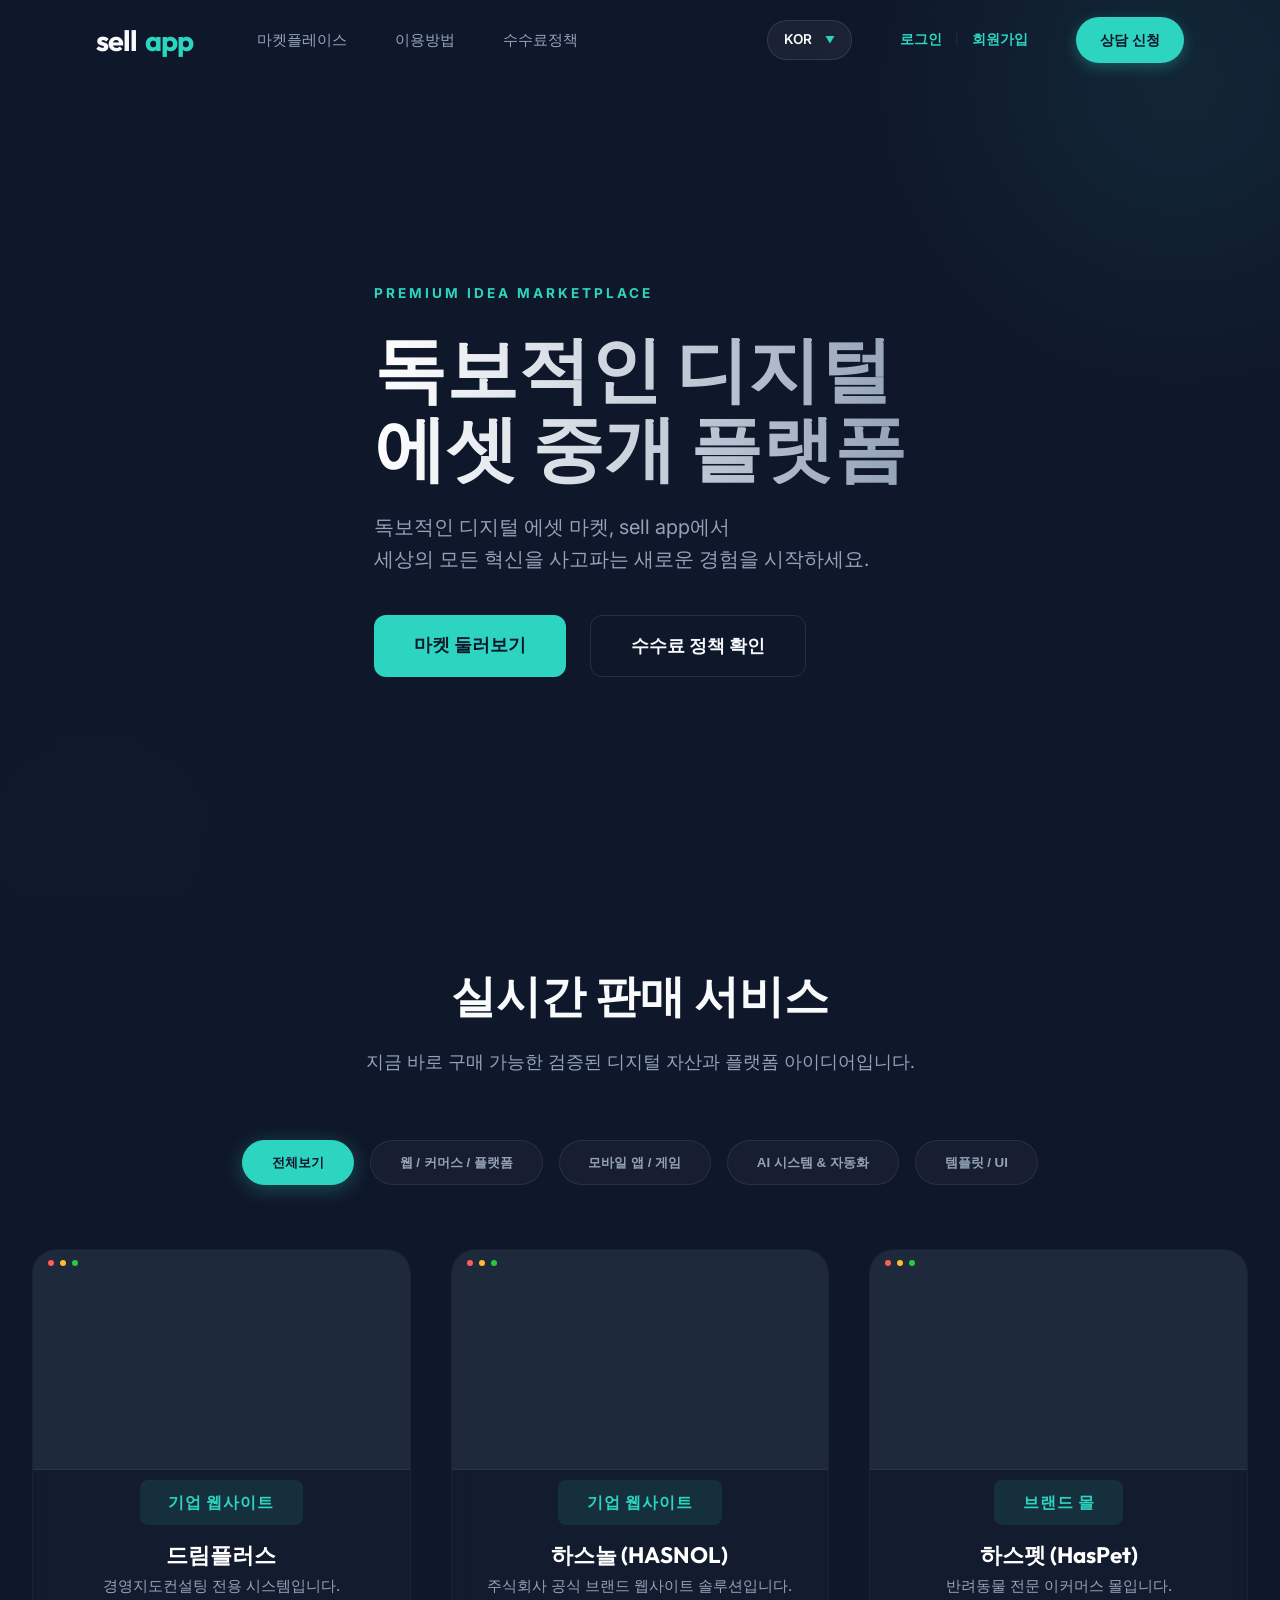
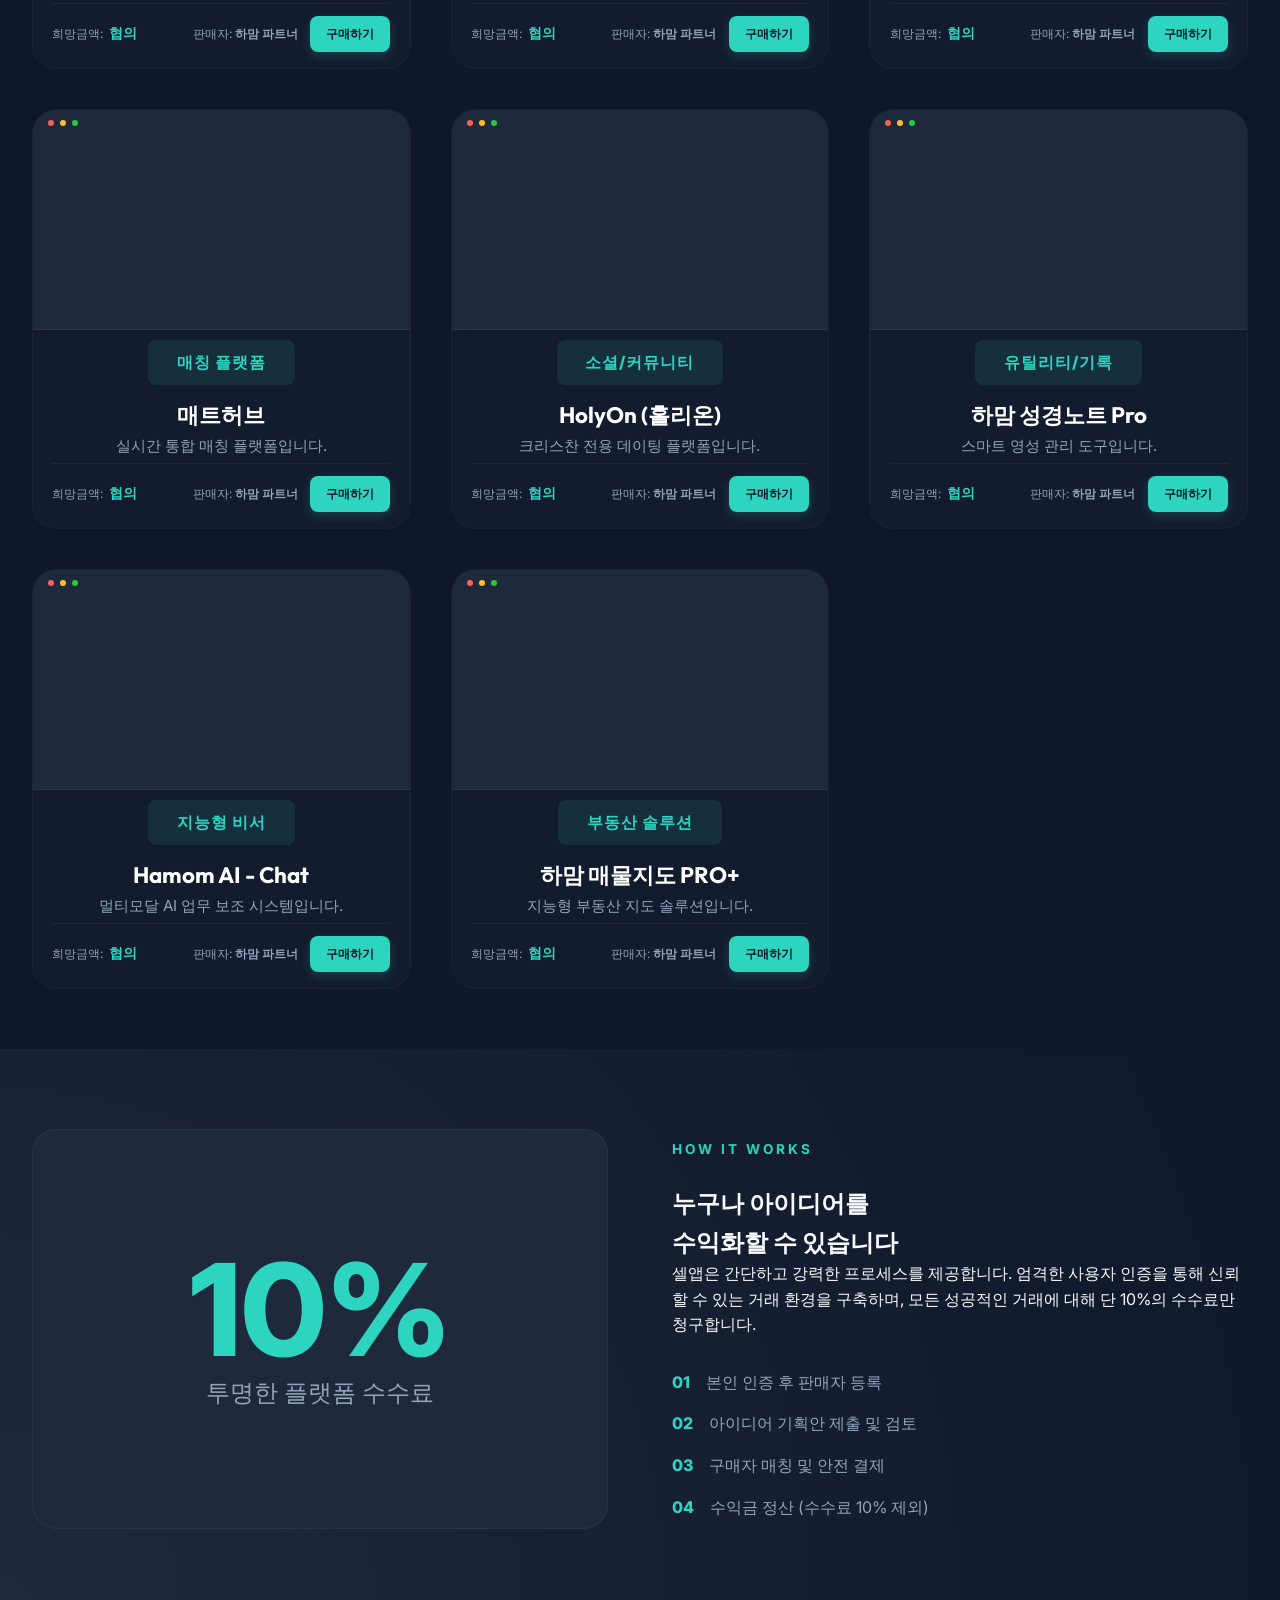
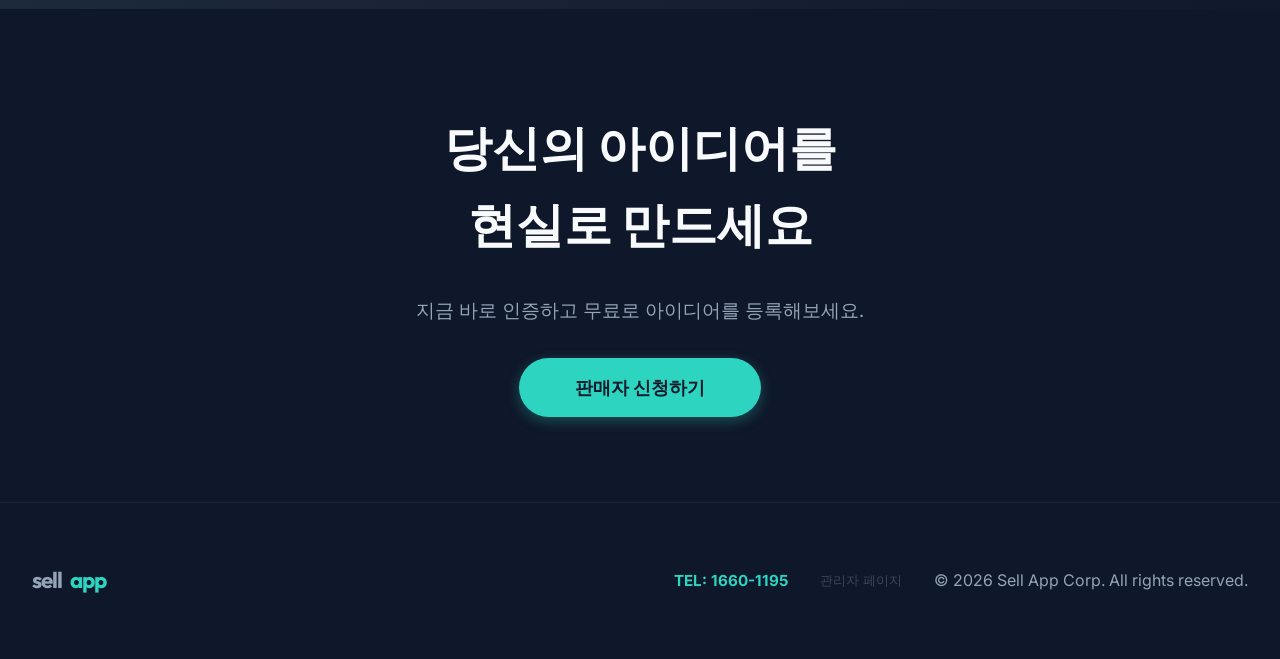
<file: index.html>
<!DOCTYPE html>
<html lang="ko">
<head>
    <meta charset="UTF-8">
    <meta name="viewport" content="width=device-width, initial-scale=1.0">
    <title>Sell App | 아이디어 중개 플랫폼</title>
    <meta name="description" content="세상의 모든 혁신적인 앱과 서비스 아이디어를 사고파는 프리미엄 중개 플랫폼, Sell App">
    <link rel="stylesheet" href="style.css">
</head>
<body>

    <!-- Header Navigation -->
    <header id="header">
        <div class="container-header nav">
            <a href="#" class="brand">sell<span>app</span></a>
            <ul class="nav-links">
                <li><a href="#marketplace" class="nav-item">마켓플레이스</a></li>
                <li><a href="#process" class="nav-item">이용방법</a></li>
                <li><a href="#process" class="nav-item">수수료정책</a></li>
            </ul>
            <div class="nav-actions">
                <div class="lang-selector" id="lang-selector" style="margin-right: 1.5rem;">
                    <span id="current-lang">KOR</span>
                    <i class="arrow-down">▼</i>
                    <div class="lang-dropdown">
                        <div class="lang-opt" onclick="setLang('KOR')">한국어 (KOR)</div>
                        <div class="lang-opt" onclick="setLang('ENG')">English (ENG)</div>
                        <div class="lang-opt" onclick="setLang('CHN')">中国语 (CHN)</div>
                    </div>
                </div>
                <div style="display: flex; align-items: center; gap: 0.8rem; margin-right: 1.5rem;">
                    <a href="javascript:void(0)" onclick="handleAuth('LOGIN')" class="nav-item" style="font-size: 0.85rem; color: var(--accent); font-weight: 700;">로그인</a>
                    <span style="color: rgba(255,255,255,0.1); font-size: 0.7rem;">|</span>
                    <a href="javascript:void(0)" onclick="handleAuth('SIGNUP')" class="nav-item" style="font-size: 0.85rem; color: var(--accent); font-weight: 700;">회원가입</a>
                </div>
                <a href="javascript:void(0)" onclick="sendInquiry('플랫폼 상담','_general')" class="auth-btn">상담 신청</a>
            </div>
        </div>
    </header>

    <section class="hero">
        <div class="video-background">
            <iframe src="https://www.youtube.com/embed/X8zckxoae7w?autoplay=1&mute=1&controls=0&loop=1&playlist=X8zckxoae7w&showinfo=0&rel=0&modestbranding=1&enablejsapi=1" 
                    frameborder="0" allow="autoplay; encrypted-media"></iframe>
        </div>
        <div class="blob blob-1"></div>
        <div class="blob blob-2"></div>
        <div class="container hero-content">
            <span class="hero-tag">PREMIUM IDEA MARKETPLACE</span>
            <h1>독보적인 디지털<br>에셋 중개 플랫폼</h1>
            <p>독보적인 디지털 에셋 마켓, sell app에서<br>세상의 모든 혁신을 사고파는 새로운 경험을 시작하세요.</p>
            <div class="cta-group">
                <a href="#marketplace" class="btn-primary">마켓 둘러보기</a>
                <a href="#process" class="btn-secondary">수수료 정책 확인</a>
            </div>
        </div>
    </section>

    <!-- Marketplace Section -->
    <section id="marketplace" class="marketplace-preview">
        <div class="container">
            <div class="section-title">
                <h2>실시간 판매 서비스</h2>
                <p>지금 바로 구매 가능한 검증된 디지털 자산과 플랫폼 아이디어입니다.</p>
            </div>

            <!-- Category Tabs -->
            <div class="category-tabs">
                <button class="tab-btn active" data-category="all">전체보기</button>
                <button class="tab-btn" data-category="digital">웹 / 커머스 / 플랫폼</button>
                <button class="tab-btn" data-category="app">모바일 앱 / 게임</button>
                <button class="tab-btn" data-category="ai">AI 시스템 & 자동화</button>
                <button class="tab-btn" data-category="template">템플릿 / UI</button>
            </div>

            <div class="idea-grid" id="idea-grid">
                <!-- 1. Digital Production -->
                <div class="idea-card glass" data-category="digital">
                    <div class="card-preview">
                        <iframe src="https://kinpds-max.github.io/dreamplus-consulting/" loading="lazy"></iframe>
                        <div class="preview-overlay" onclick="window.open('https://kinpds-max.github.io/dreamplus-consulting/','_blank')">
                            <div class="preview-btn">미리보기</div>
                        </div>
                    </div>
                    <div class="card-info">
                        <div class="card-header">
                            <span class="card-tag">기업 웹사이트</span>
                        </div>
                        <h3>드림플러스</h3>
                        <p>경영지도컨설팅 전용 시스템입니다.</p>
                        <div class="card-footer">
                            <div class="price-status">희망금액: <strong>협의</strong></div>
                            <div class="seller-info-group">
                                <div class="seller-name">판매자: <strong>하맘 파트너</strong></div>
                                <a href="javascript:void(0)" onclick="sendInquiry('드림플러스', 'https://kinpds-max.github.io/dreamplus-consulting/')" class="btn-execute">구매하기</a>
                            </div>
                        </div>
                    </div>
                </div>

                <div class="idea-card glass" data-category="digital">
                    <div class="card-preview">
                        <iframe src="https://hasnol.kr/" loading="lazy"></iframe>
                        <div class="preview-overlay" onclick="window.open('https://hasnol.kr/','_blank')">
                            <div class="preview-btn">미리보기</div>
                        </div>
                    </div>
                    <div class="card-info">
                        <div class="card-header">
                            <span class="card-tag">기업 웹사이트</span>
                        </div>
                        <h3>하스놀 (HASNOL)</h3>
                        <p>주식회사 공식 브랜드 웹사이트 솔루션입니다.</p>
                        <div class="card-footer">
                            <div class="price-status">희망금액: <strong>협의</strong></div>
                            <div class="seller-info-group">
                                <div class="seller-name">판매자: <strong>하맘 파트너</strong></div>
                                <a href="javascript:void(0)" onclick="sendInquiry('하스놀', 'https://hasnol.kr/')" class="btn-execute">구매하기</a>
                            </div>
                        </div>
                    </div>
                </div>

                <div class="idea-card glass" data-category="digital">
                    <div class="card-preview">
                        <iframe src="http://www.haspet.kr/" loading="lazy"></iframe>
                        <div class="preview-overlay" onclick="window.open('http://www.haspet.kr/','_blank')">
                            <div class="preview-btn">미리보기</div>
                        </div>
                    </div>
                    <div class="card-info">
                        <div class="card-header">
                            <span class="card-tag">브랜드 몰</span>
                        </div>
                        <h3>하스펫 (HasPet)</h3>
                        <p>반려동물 전문 이커머스 몰입니다.</p>
                        <div class="card-footer">
                            <div class="price-status">희망금액: <strong>협의</strong></div>
                            <div class="seller-info-group">
                                <div class="seller-name">판매자: <strong>하맘 파트너</strong></div>
                                <a href="javascript:void(0)" onclick="sendInquiry('하스펫', 'http://www.haspet.kr/')" class="btn-execute">구매하기</a>
                            </div>
                        </div>
                    </div>
                </div>

                <div class="idea-card glass" data-category="digital">
                    <div class="card-preview">
                        <iframe src="https://mathub.kr/" loading="lazy"></iframe>
                        <div class="preview-overlay" onclick="window.open('https://mathub.kr/','_blank')">
                            <div class="preview-btn">미리보기</div>
                        </div>
                    </div>
                    <div class="card-info">
                        <div class="card-header">
                            <span class="card-tag">매칭 플랫폼</span>
                        </div>
                        <h3>매트허브</h3>
                        <p>실시간 통합 매칭 플랫폼입니다.</p>
                        <div class="card-footer">
                            <div class="price-status">희망금액: <strong>협의</strong></div>
                            <div class="seller-info-group">
                                <div class="seller-name">판매자: <strong>하맘 파트너</strong></div>
                                <a href="javascript:void(0)" onclick="sendInquiry('매트허브', 'https://mathub.kr/')" class="btn-execute">구매하기</a>
                            </div>
                        </div>
                    </div>
                </div>

                <!-- 2. App & Game -->
                <div class="idea-card glass" data-category="app">
                    <div class="card-preview">
                        <iframe src="https://kinpds-max.github.io/holyon/app.html" loading="lazy"></iframe>
                        <div class="preview-overlay" onclick="window.open('https://kinpds-max.github.io/holyon/app.html','_blank')">
                            <div class="preview-btn">미리보기</div>
                        </div>
                    </div>
                    <div class="card-info">
                        <div class="card-header">
                            <span class="card-tag">소셜/커뮤니티</span>
                        </div>
                        <h3>HolyOn (홀리온)</h3>
                        <p>크리스찬 전용 데이팅 플랫폼입니다.</p>
                        <div class="card-footer">
                            <div class="price-status">희망금액: <strong>협의</strong></div>
                            <div class="seller-info-group">
                                <div class="seller-name">판매자: <strong>하맘 파트너</strong></div>
                                <a href="javascript:void(0)" onclick="sendInquiry('홀리온', 'https://kinpds-max.github.io/holyon/app.html')" class="btn-execute">구매하기</a>
                            </div>
                        </div>
                    </div>
                </div>

                <div class="idea-card glass" data-category="app">
                    <div class="card-preview">
                        <iframe src="https://kinpds-max.github.io/hamom-bible-note/" loading="lazy"></iframe>
                        <div class="preview-overlay" onclick="window.open('https://kinpds-max.github.io/hamom-bible-note/','_blank')">
                            <div class="preview-btn">미리보기</div>
                        </div>
                    </div>
                    <div class="card-info">
                        <div class="card-header">
                            <span class="card-tag">유틸리티/기록</span>
                        </div>
                        <h3>하맘 성경노트 Pro</h3>
                        <p>스마트 영성 관리 도구입니다.</p>
                        <div class="card-footer">
                            <div class="price-status">희망금액: <strong>협의</strong></div>
                            <div class="seller-info-group">
                                <div class="seller-name">판매자: <strong>하맘 파트너</strong></div>
                                <a href="javascript:void(0)" onclick="sendInquiry('하맘 성경노트', 'https://kinpds-max.github.io/hamom-bible-note/')" class="btn-execute">구매하기</a>
                            </div>
                        </div>
                    </div>
                </div>

                <!-- 3. AI & Automation -->
                <div class="idea-card glass" data-category="ai">
                    <div class="card-preview">
                        <iframe src="https://smartkim82.github.io/hamomai/" loading="lazy"></iframe>
                        <div class="preview-overlay" onclick="window.open('https://smartkim82.github.io/hamomai/','_blank')">
                            <div class="preview-btn">미리보기</div>
                        </div>
                    </div>
                    <div class="card-info">
                        <div class="card-header">
                            <span class="card-tag">지능형 비서</span>
                        </div>
                        <h3>Hamom AI - Chat</h3>
                        <p>멀티모달 AI 업무 보조 시스템입니다.</p>
                        <div class="card-footer">
                            <div class="price-status">희망금액: <strong>협의</strong></div>
                            <div class="seller-info-group">
                                <div class="seller-name">판매자: <strong>하맘 파트너</strong></div>
                                <a href="javascript:void(0)" onclick="sendInquiry('하맘 AI 챗', 'https://smartkim82.github.io/hamomai/')" class="btn-execute">구매하기</a>
                            </div>
                        </div>
                    </div>
                </div>

                <div class="idea-card glass" data-category="ai">
                    <div class="card-preview">
                        <iframe src="https://smartkim82.github.io/hamommap/" loading="lazy"></iframe>
                        <div class="preview-overlay" onclick="window.open('https://smartkim82.github.io/hamommap/','_blank')">
                            <div class="preview-btn">미리보기</div>
                        </div>
                    </div>
                    <div class="card-info">
                        <div class="card-header">
                            <span class="card-tag">부동산 솔루션</span>
                        </div>
                        <h3>하맘 매물지도 PRO+</h3>
                        <p>지능형 부동산 지도 솔루션입니다.</p>
                        <div class="card-footer">
                            <div class="price-status">희망금액: <strong>협의</strong></div>
                            <div class="seller-info-group">
                                <div class="seller-name">판매자: <strong>하맘 파트너</strong></div>
                                <a href="javascript:void(0)" onclick="sendInquiry('하맘 매물지도', 'https://smartkim82.github.io/hamommap/')" class="btn-execute">구매하기</a>
                            </div>
                        </div>
                    </div>
                </div>
            </div>
        </div>
    </section>

    <!-- Process & Commission Section -->
    <section id="process" class="info-section">
        <div class="container">
            <div class="info-grid">
                <div class="info-visual glass">
                    <div class="commission-box">
                        <div class="large-num">10%</div>
                        <p>투명한 플랫폼 수수료</p>
                    </div>
                </div>
                <div class="info-text">
                    <span class="hero-tag">HOW IT WORKS</span>
                    <h2>누구나 아이디어를<br>수익화할 수 있습니다</h2>
                    <p>셀앱은 간단하고 강력한 프로세스를 제공합니다. 엄격한 사용자 인증을 통해 신뢰할 수 있는 거래 환경을 구축하며, 모든 성공적인 거래에 대해 단 10%의 수수료만 청구합니다.</p>
                    <ul style="margin-top: 2rem; color: var(--text-dim); display: flex; flex-direction: column; gap: 1rem;">
                        <li style="display: flex; gap: 1rem; align-items: center;">
                            <span style="color: var(--accent); font-weight: 800;">01</span> 본인 인증 후 판매자 등록
                        </li>
                        <li style="display: flex; gap: 1rem; align-items: center;">
                            <span style="color: var(--accent); font-weight: 800;">02</span> 아이디어 기획안 제출 및 검토
                        </li>
                        <li style="display: flex; gap: 1rem; align-items: center;">
                            <span style="color: var(--accent); font-weight: 800;">03</span> 구매자 매칭 및 안전 결제
                        </li>
                        <li style="display: flex; gap: 1rem; align-items: center;">
                            <span style="color: var(--accent); font-weight: 800;">04</span> 수익금 정산 (수수료 10% 제외)
                        </li>
                    </ul>
                </div>
            </div>
        </div>
    </section>

    <!-- Call to Action -->
    <section id="register" style="padding: 100px 0; text-align: center;">
        <div class="container">
            <h2 style="font-size: 3rem; margin-bottom: 2rem;">당신의 아이디어를<br>현실로 만드세요</h2>
            <p style="color: var(--text-dim); font-size: 1.2rem; margin-bottom: 3rem;">지금 바로 인증하고 무료로 아이디어를 등록해보세요.</p>
            <a href="#" class="auth-btn" style="padding: 1.2rem 3.5rem; font-size: 1.1rem;">판매자 신청하기</a>
        </div>
    </section>

    <footer style="padding: 60px 0; border-top: 1px solid rgba(255,255,255,0.05); color: var(--text-dim);">
        <div class="container" style="display: flex; justify-content: space-between; align-items: center;">
            <div class="brand" style="font-size: 1.4rem;">sell<span>app</span></div>
            <div style="display: flex; gap: 2rem; align-items: center;">
                <span style="font-size: 0.95rem; font-weight: 700; color: var(--accent); white-space: nowrap;">TEL: 1660-1195</span>
                <a href="admin.html" style="font-size: 0.8rem; color: rgba(255,255,255,0.2);">관리자 페이지</a>
                <p>&copy; 2026 Sell App Corp. All rights reserved.</p>
            </div>
        </div>
    </footer>

    <script src="main.js"></script>
</body>
</html>
</file>
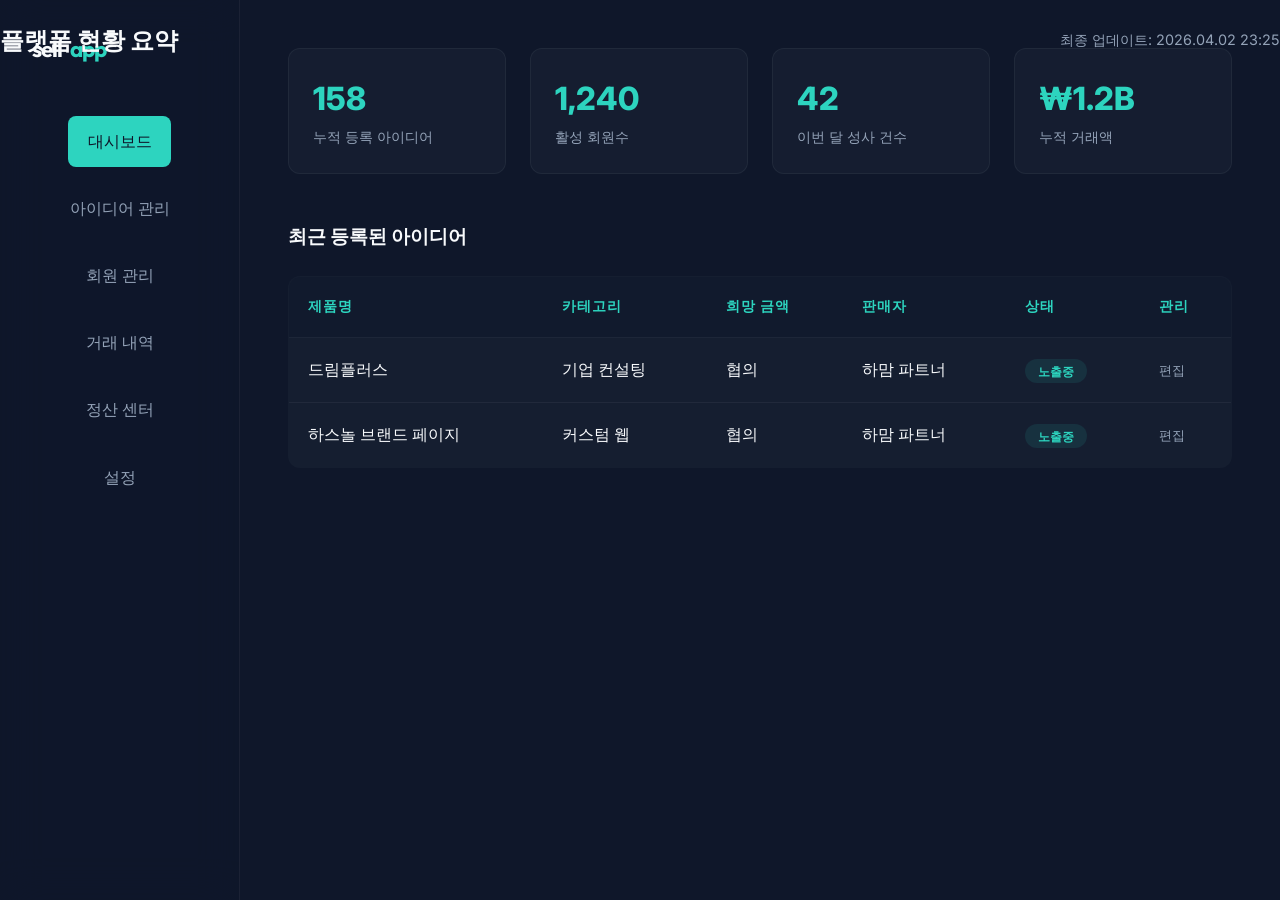
<file: admin.html>
<!DOCTYPE html>
<html lang="ko">
<head>
    <meta charset="UTF-8">
    <meta name="viewport" content="width=device-width, initial-scale=1.0">
    <title>관리자 대시보드 | Cell App</title>
    <link rel="stylesheet" href="style.css">
    <style>
        .admin-layout {
            display: grid;
            grid-template-columns: 240px 1fr;
            min-height: 100vh;
        }
        .sidebar {
            background: rgba(15, 23, 42, 0.5);
            border-right: 1px solid rgba(255, 255, 255, 0.05);
            padding: 2rem;
            backdrop-filter: blur(20px);
        }
        .admin-content {
            padding: 3rem;
        }
        .sidebar-menu {
            margin-top: 3rem;
            display: flex;
            flex-direction: column;
            gap: 1rem;
        }
        .menu-item {
            padding: 0.8rem 1.2rem;
            border-radius: 8px;
            color: var(--text-dim);
            font-weight: 500;
            transition: var(--transition);
        }
        .menu-item.active {
            background: var(--accent);
            color: var(--primary);
        }
        .menu-item:hover:not(.active) {
            background: rgba(45, 212, 191, 0.1);
            color: var(--accent);
        }
        .stat-grid {
            display: grid;
            grid-template-columns: repeat(4, 1fr);
            gap: 1.5rem;
            margin-bottom: 3rem;
        }
        .stat-card {
            padding: 1.5rem;
            background: rgba(30, 41, 59, 0.4);
            border: 1px solid rgba(255, 255, 255, 0.05);
            border-radius: 12px;
        }
        .stat-num {
            font-size: 2rem;
            font-weight: 800;
            color: var(--accent);
            margin-bottom: 0.2rem;
        }
        .stat-label {
            font-size: 0.85rem;
            color: var(--text-dim);
        }
        table {
            width: 100%;
            border-collapse: collapse;
            background: rgba(30, 41, 59, 0.4);
            border-radius: 12px;
            overflow: hidden;
            border: 1px solid rgba(255, 255, 255, 0.05);
        }
        th, td {
            padding: 1.2rem;
            text-align: left;
            border-bottom: 1px solid rgba(255, 255, 255, 0.05);
        }
        th {
            background: rgba(15, 23, 42, 0.5);
            color: var(--accent);
            font-size: 0.85rem;
            text-transform: uppercase;
            letter-spacing: 1px;
        }
        .status-pill {
            padding: 0.3rem 0.8rem;
            border-radius: 20px;
            font-size: 0.75rem;
            font-weight: 600;
        }
        .status-active { background: rgba(45, 212, 191, 0.1); color: var(--accent); }
    </style>
</head>
<body style="background: var(--primary);">

    <div class="admin-layout">
        <aside class="sidebar">
            <a href="index.html" class="brand" style="font-size: 1.4rem;">sell<span>app</span></a>
            <nav class="sidebar-menu">
                <a href="#" class="menu-item active">대시보드</a>
                <a href="#" class="menu-item">아이디어 관리</a>
                <a href="#" class="menu-item">회원 관리</a>
                <a href="#" class="menu-item">거래 내역</a>
                <a href="#" class="menu-item">정산 센터</a>
                <a href="#" class="menu-item">설정</a>
            </nav>
        </aside>

        <main class="admin-content">
            <header style="display: flex; justify-content: space-between; align-items: center; margin-bottom: 3rem;">
                <h2>플랫폼 현황 요약</h2>
                <div style="color: var(--text-dim); font-size: 0.9rem;">최종 업데이트: 2026.04.02 23:25</div>
            </header>

            <div class="stat-grid">
                <div class="stat-card">
                    <div class="stat-num">158</div>
                    <div class="stat-label">누적 등록 아이디어</div>
                </div>
                <div class="stat-card">
                    <div class="stat-num">1,240</div>
                    <div class="stat-label">활성 회원수</div>
                </div>
                <div class="stat-card">
                    <div class="stat-num">42</div>
                    <div class="stat-label">이번 달 성사 건수</div>
                </div>
                <div class="stat-card">
                    <div class="stat-num">₩1.2B</div>
                    <div class="stat-label">누적 거래액</div>
                </div>
            </div>

            <h3>최근 등록된 아이디어</h3>
            <table style="margin-top: 1.5rem;">
                <thead>
                    <tr>
                        <th>제품명</th>
                        <th>카테고리</th>
                        <th>희망 금액</th>
                        <th>판매자</th>
                        <th>상태</th>
                        <th>관리</th>
                    </tr>
                </thead>
                <tbody>
                    <tr>
                        <td>드림플러스</td>
                        <td>기업 컨설팅</td>
                        <td>협의</td>
                        <td>하맘 파트너</td>
                        <td><span class="status-pill status-active">노출중</span></td>
                        <td><button style="background:none; border:none; color:var(--text-dim); cursor:pointer;">편집</button></td>
                    </tr>
                    <tr>
                        <td>하스놀 브랜드 페이지</td>
                        <td>커스텀 웹</td>
                        <td>협의</td>
                        <td>하맘 파트너</td>
                        <td><span class="status-pill status-active">노출중</span></td>
                        <td><button style="background:none; border:none; color:var(--text-dim); cursor:pointer;">편집</button></td>
                    </tr>
                </tbody>
            </table>
        </main>
    </div>

</body>
</html>
</file>
<file: style.css>
@import url('https://fonts.googleapis.com/css2?family=Outfit:wght@300;400;600;700;800&family=Inter:wght@300;400;500;600;700&display=swap');

:root {
  /* Color Palette - Premium Navy & Cyan */
  --primary: #0F172A; /* Slate 900 */
  --primary-light: #1E293B; /* Slate 800 */
  --accent: #2DD4BF; /* Teal 400 */
  --accent-glow: rgba(45, 212, 191, 0.3);
  --text-main: #F8FAFC; /* Slate 50 */
  --text-dim: #94A3B8; /* Slate 400 */
  --bg-gradient: radial-gradient(circle at top right, #1E293B, #0F172A);
  
  /* Layout */
  --container-width: 1400px;
  --container-header: 95%; 
  --header-height: 80px;
  --radius-lg: 24px;
  --radius-md: 12px;
  --radius-sm: 8px;
  
  /* Transitions */
  --transition: all 0.4s cubic-bezier(0.16, 1, 0.3, 1);
}

/* Reset & Base */
* {
  margin: 0;
  padding: 0;
  box-sizing: border-box;
}

body {
  font-family: 'Inter', sans-serif;
  background: var(--primary);
  background-attachment: fixed;
  color: var(--text-main);
  line-height: 1.6;
  overflow-x: hidden;
}

h1, h2, h3, .brand {
  font-family: 'Outfit', sans-serif;
  font-weight: 700;
}

a {
  text-decoration: none;
  color: inherit;
  transition: var(--transition);
}

ul {
  list-style: none;
}

/* Glassmorphism utility */
.glass {
  background: rgba(30, 41, 59, 0.7);
  backdrop-filter: blur(12px);
  -webkit-backdrop-filter: blur(12px);
  border: 1px solid rgba(255, 255, 255, 0.05);
}

/* Layout Wrapper */
.container {
  max-width: var(--container-width);
  margin: 0 auto;
  padding: 0 2rem;
}

.container-header {
  max-width: var(--container-header);
  margin: 0 auto;
  padding: 0 4rem;
  display: flex;
  justify-content: space-between;
  align-items: center;
  width: 100%;
}

/* Nav Bar */
header {
  position: fixed;
  top: 0;
  left: 0;
  width: 100%;
  height: var(--header-height);
  display: flex;
  align-items: center;
  z-index: 1000;
  transition: var(--transition);
}

header.scrolled {
  background: rgba(15, 23, 42, 0.9);
  height: 70px;
  box-shadow: 0 10px 30px -10px rgba(0, 0, 0, 0.5);
}

nav {
  display: flex;
  justify-content: space-between;
  align-items: center;
  width: 100%;
}

.brand {
  font-size: 1.8rem;
  letter-spacing: -1px;
  display: flex;
  align-items: center;
  gap: 0.5rem;
}

.brand span {
  color: var(--accent);
}

.nav-links {
  display: flex;
  gap: 3rem; /* Adjusted for better fit */
  align-items: center;
  margin-right: auto;
  margin-left: 4rem;
  white-space: nowrap; /* Strictly single line */
}

.nav-actions {
  display: flex;
  align-items: center;
  gap: 1.5rem;
}

/* Language Selector */
.lang-selector {
  position: relative;
  cursor: pointer;
  padding: 0.5rem 1rem;
  background: rgba(255, 255, 255, 0.05);
  border: 1px solid rgba(255, 255, 255, 0.1);
  border-radius: 30px;
  font-size: 0.85rem;
  font-weight: 600;
  display: flex;
  align-items: center;
  gap: 0.5rem;
  transition: var(--transition);
}

.lang-selector:hover {
  background: rgba(255, 255, 255, 0.1);
}

.lang-selector i {
  font-size: 0.6rem;
  transition: transform 0.3s ease;
}

.lang-dropdown {
  position: absolute;
  top: 120%;
  right: 0;
  background: var(--primary-light);
  border: 1px solid rgba(255, 255, 255, 0.1);
  border-radius: 12px;
  padding: 0.5rem;
  width: 120px;
  display: none;
  flex-direction: column;
  box-shadow: 0 10px 30px rgba(0,0,0,0.5);
  z-index: 100;
}

.lang-selector.active .lang-dropdown {
  display: flex;
}

.lang-opt {
  padding: 0.6rem 1rem;
  font-size: 0.85rem;
  color: var(--text-dim);
  border-radius: 8px;
  transition: var(--transition);
}

.lang-opt:hover {
  background: rgba(255, 255, 255, 0.05);
  color: var(--text-main);
}

.arrow-down {
  font-size: 0.6rem;
  margin-left: 5px;
  color: var(--accent);
  font-style: normal;
}

.nav-item {
  font-weight: 500;
  font-size: 0.95rem;
  color: var(--text-dim);
}

.nav-item:hover, .nav-item.active {
  color: var(--text-main);
}

.auth-btn {
  background: var(--accent);
  color: var(--primary);
  padding: 0.7rem 1.5rem;
  border-radius: 30px;
  font-weight: 600;
  font-size: 0.9rem;
  box-shadow: 0 4px 14px 0 var(--accent-glow);
}

.auth-btn:hover {
  transform: translateY(-2px);
  box-shadow: 0 6px 20px 0 var(--accent-glow);
}

/* Hero Section */
.hero {
  padding: 160px 0 100px;
  min-height: 100vh;
  display: flex;
  align-items: center;
  position: relative;
  overflow: hidden;
}

.hero::after {
  content: '';
  position: absolute;
  top: 0; left: 0; width: 100%; height: 100%;
  background: linear-gradient(to bottom, rgba(15, 23, 42, 0.6), rgba(15, 23, 42, 0.9));
  z-index: 1;
}

.video-background {
  position: absolute;
  top: 0;
  left: 0;
  width: 100%;
  height: 100%;
  z-index: 0;
  pointer-events: none;
}

.video-background iframe {
  width: 100vw;
  height: 56.25vw; /* 16:9 Aspect Ratio */
  min-height: 100vh;
  min-width: 177.77vh; /* 16:9 Aspect Ratio */
  position: absolute;
  top: 50%;
  left: 50%;
  transform: translate(-50%, -50%);
}

.hero-content {
  max-width: 700px;
  position: relative;
  z-index: 2;
}

.hero-tag {
  color: var(--accent);
  text-transform: uppercase;
  font-size: 0.85rem;
  letter-spacing: 3px;
  font-weight: 700;
  margin-bottom: 1.5rem;
  display: block;
}

.hero h1 {
  font-size: 4.5rem;
  line-height: 1.1;
  margin-bottom: 1.5rem;
  background: linear-gradient(to right, #fff, var(--text-dim));
  -webkit-background-clip: text;
  background-clip: text;
  -webkit-text-fill-color: transparent;
}

.hero p {
  font-size: 1.25rem;
  color: var(--text-dim);
  margin-bottom: 2.5rem;
  max-width: 600px;
}

.cta-group {
  display: flex;
  gap: 1.5rem;
}

.btn-primary {
  background: var(--accent);
  color: var(--primary);
  padding: 1rem 2.5rem;
  border-radius: var(--radius-md);
  font-weight: 700;
  font-size: 1.1rem;
}

.btn-secondary {
  border: 1px solid rgba(255, 255, 255, 0.1);
  padding: 1rem 2.5rem;
  border-radius: var(--radius-md);
  font-weight: 600;
  font-size: 1.1rem;
}

.btn-secondary:hover {
  background: rgba(255, 255, 255, 0.05);
}

/* Background elements */
.blob {
  position: absolute;
  width: 600px;
  height: 600px;
  background: radial-gradient(circle, var(--accent-glow) 0%, transparent 70%);
  filter: blur(80px);
  z-index: 1;
}

.blob-1 { top: -200px; right: -200px; }
.blob-2 { bottom: -300px; left: -200px; opacity: 0.5; }

/* Grid / Marketplace Preview */
.section-title {
  text-align: center;
  margin-bottom: 4rem;
}

.section-title h2 {
  font-size: 2.8rem;
  margin-bottom: 1rem;
}

.section-title p {
  color: var(--text-dim);
  font-size: 1.1rem;
}

.marketplace-preview {
  padding: 60px 0; /* Reduced from 100px */
}

/* Marketplace Categories & Filtering */
.category-tabs {
  display: flex;
  justify-content: center;
  gap: 1rem;
  margin-bottom: 4rem;
  flex-wrap: wrap;
}

.tab-btn {
  background: rgba(255, 255, 255, 0.03);
  border: 1px solid rgba(255, 255, 255, 0.08);
  padding: 0.8rem 1.8rem;
  border-radius: 50px;
  color: var(--text-dim);
  font-weight: 600;
  cursor: pointer;
  transition: var(--transition);
}

.tab-btn:hover {
  background: rgba(255, 255, 255, 0.08);
  color: var(--text-main);
}

.tab-btn.active {
  background: var(--accent);
  color: var(--primary);
  border-color: var(--accent);
  box-shadow: 0 4px 20px var(--accent-glow);
}

.idea-grid {
  display: grid;
  grid-template-columns: repeat(3, 1fr); /* 3 columns for a professional gallery look */
  gap: 2.5rem;
}

.idea-card {
  position: relative;
  border-radius: var(--radius-lg);
  display: flex;
  flex-direction: column; /* Unified vertical layout */
  background: rgba(30, 41, 59, 0.3);
  border: 1px solid rgba(255, 255, 255, 0.03);
  min-height: 420px; /* Reduced to remove extra gap */
  transition: var(--transition);
  overflow: hidden;
}

.card-info {
  padding: 0.6rem 1.2rem 0.5rem; /* Even tighter padding */
  display: flex;
  flex-direction: column;
  flex-grow: 1;
  text-align: center; /* Center text by default */
}

.card-preview {
  height: 220px; /* Reduced to remove gaps */
  background: #1e293b;
  border-bottom: 1px solid rgba(255, 255, 255, 0.05);
  position: relative;
  overflow: hidden;
  display: flex;
  flex-direction: column;
}

/* Browser Mockup Top Bar */
.card-preview::after {
  content: '';
  position: absolute;
  top: 10px;
  left: 15px;
  width: 6px;
  height: 6px;
  border-radius: 50%;
  background: #ff5f56;
  box-shadow: 12px 0 0 #ffbd2e, 24px 0 0 #27c93f;
  z-index: 5;
}

.contact-phone {
  font-family: 'Outfit', sans-serif;
  font-weight: 800;
  color: var(--accent);
  font-size: 1.1rem;
  margin-right: 1.5rem;
  white-space: nowrap;
}

.card-preview iframe {
  width: 500px; /* Higher detail base */
  height: 300px;
  transform: scale(0.9); /* Extremely detailed thumbnail look */
  transform-origin: top left;
  border: none;
  pointer-events: none;
  opacity: 1;
  transition: transform 0.4s ease;
  margin-top: 0;
  margin-left: 0;
}

.idea-card:hover iframe {
  transform: scale(0.93); /* Slight zoom for interaction */
}

/* Immediate presence for loaded iframes */
iframe {
  opacity: 1 !important;
}

.preview-overlay {
  position: absolute;
  top: 0; left: 0; width: 100%; height: 100%;
  z-index: 2;
  cursor: pointer;
  display: flex;
  align-items: center;
  justify-content: center;
  background: rgba(15, 23, 42, 0); /* Invisible by default */
  transition: var(--transition);
}

.idea-card:hover .preview-overlay {
  background: rgba(15, 23, 42, 0.2); /* Subtle dim on hover */
}

.preview-btn {
  background: rgba(255, 255, 255, 0.1);
  backdrop-filter: blur(10px);
  -webkit-backdrop-filter: blur(10px);
  border: 1px solid rgba(255, 255, 255, 0.2);
  color: #fff;
  padding: 0.8rem 1.8rem;
  border-radius: 50px;
  font-weight: 700;
  font-size: 1rem;
  opacity: 0;
  transform: translateY(10px);
  transition: var(--transition);
  box-shadow: 0 10px 30px rgba(0,0,0,0.3);
}

.idea-card:hover .preview-btn {
  opacity: 1;
  transform: translateY(0);
}

.idea-card:hover {
  transform: scale(1.01);
  background: rgba(30, 41, 59, 0.6);
  border-color: rgba(45, 212, 191, 0.3);
  box-shadow: 0 30px 60px -15px rgba(0,0,0,0.6);
}

.card-header {
  display: flex;
  justify-content: center;
  align-items: center;
  margin-bottom: 0.8rem; /* Reduced from 1.2rem */
  width: 100%;
}

.card-tag {
  background: rgba(45, 212, 191, 0.1);
  color: var(--accent);
  padding: 0.6rem 1.8rem; /* Larger padding */
  border-radius: var(--radius-sm);
  font-size: 1rem; /* Enlarge even more */
  font-weight: 800;
  letter-spacing: 1px;
  text-transform: uppercase;
}

.price-tag {
  font-family: 'Outfit', sans-serif;
  font-weight: 700;
  color: var(--accent);
  font-size: 1.1rem;
}

.idea-card h3 {
  font-size: 1.4rem; /* Slightly smaller for density */
  margin-bottom: 0.1rem; /* Reduced further */
  color: #fff;
}

.idea-card p {
  color: var(--text-dim);
  font-size: 0.95rem;
  line-height: 1.4;
  margin-bottom: 0.4rem; /* Reduced from 0.8rem by 50% */
}

.card-footer {
  display: flex;
  justify-content: space-between;
  align-items: center;
  padding: 0.8rem 0 0.5rem; /* Tighter footer padding */
  border-top: 1px solid rgba(255, 255, 255, 0.05);
  flex-wrap: nowrap; /* Force single line */
  gap: 0.5rem;
}

.price-status {
  font-size: 0.75rem;
  color: var(--text-dim);
  white-space: nowrap;
}

.price-status strong {
  color: var(--accent);
  margin-left: 0.2rem;
  font-weight: 800;
  font-size: 0.85rem;
}

.seller-info-group {
  display: flex;
  align-items: center;
  gap: 0.8rem;
  flex-shrink: 0;
}

.seller-name {
  font-size: 0.75rem;
  color: var(--text-dim);
  white-space: nowrap;
}

.btn-execute {
  background: var(--accent);
  color: var(--primary);
  padding: 0.5rem 1rem; /* Slightly more compact */
  border-radius: var(--radius-sm);
  font-weight: 800;
  font-size: 0.75rem;
  transition: var(--transition);
  box-shadow: 0 4px 12px rgba(45, 212, 191, 0.2);
  white-space: nowrap;
}

.btn-execute:hover {
  filter: brightness(1.1);
  transform: translateY(-2px);
  box-shadow: 0 6px 20px rgba(45, 212, 191, 0.3);
}

.status-badge {
  font-size: 0.8rem;
  font-weight: 600;
  color: var(--text-dim);
  display: flex;
  align-items: center;
  gap: 0.4rem;
}

.status-badge::before {
  content: '';
  width: 8px;
  height: 8px;
  background: var(--accent);
  border-radius: 50%;
  box-shadow: 0 0 8px var(--accent);
}

/* Commission Section Modification */
.info-section {
  padding: 80px 0;
  background: radial-gradient(circle at bottom left, #1E293B, #0F172A);
}

.info-grid {
  display: grid;
  grid-template-columns: 1fr 1fr;
  gap: 4rem;
  align-items: center;
}

.info-visual {
  position: relative;
  height: 400px;
  border-radius: var(--radius-lg);
  overflow: hidden;
  background: var(--primary-light);
  display: flex;
  align-items: center;
  justify-content: center;
}

.commission-box {
  text-align: center;
}

.commission-box .large-num {
  font-size: 8rem;
  font-weight: 800;
  color: var(--accent);
  line-height: 1;
}

.commission-box p {
  font-size: 1.5rem;
  color: var(--text-dim);
}

/* Responsive */
@media (max-width: 1200px) {
  .idea-grid { grid-template-columns: repeat(2, 1fr); }
  :root { --container-header: 98%; }
  .nav-links { gap: 2rem; }
}

@media (max-width: 768px) {
  .hero h1 { font-size: 3rem; }
  .hero p { font-size: 1.1rem; }
  .nav-links { display: none; }
  .info-grid { grid-template-columns: 1fr; }
  .idea-grid { grid-template-columns: 1fr; }
  .container-header { padding: 0 1.5rem; }
  .hero-content { text-align: center; margin: 0 auto; }
  .cta-group { justify-content: center; }
  .card-footer { flex-direction: column; align-items: flex-start; gap: 0.8rem; }
  .seller-info-group { width: 100%; justify-content: space-between; }
}

@media (max-width: 480px) {
  .hero h1 { font-size: 2.5rem; }
  .hero-tag { font-size: 0.7rem; letter-spacing: 2px; }
  .stat-grid { grid-template-columns: 1fr; }
}
</file>
